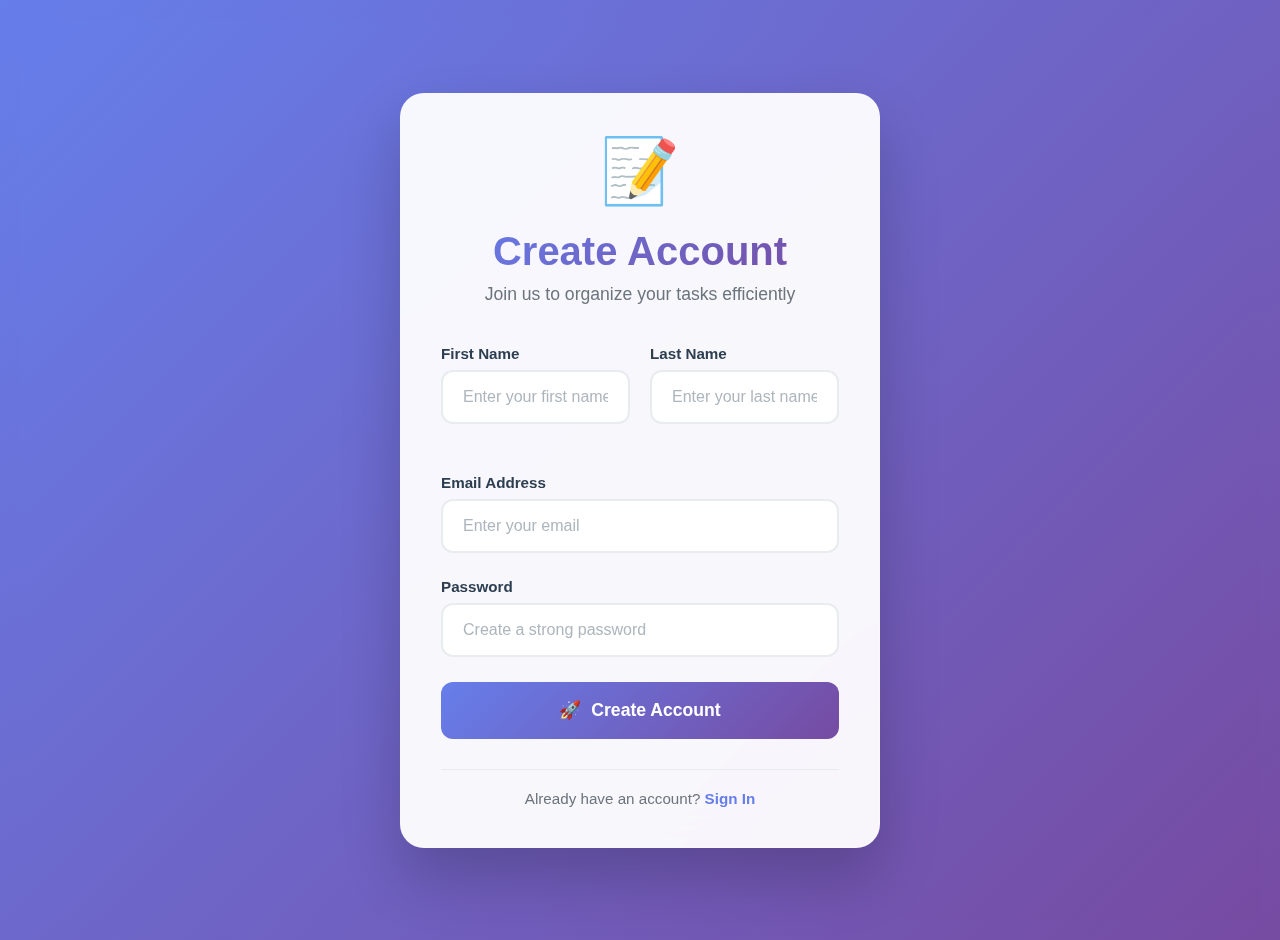
<file: index.html>
<!DOCTYPE html>
<html lang="en">
<head>
    <meta charset="UTF-8">
    <meta name="viewport" content="width=device-width, initial-scale=1.0">
    <title>Todo App - Redirecting...</title>
    <script>
        // Immediate redirect to signup page
        window.location.replace('/signup.html');
    </script>
    <meta http-equiv="refresh" content="0; url=/signup.html">
</head>
<body>
    <p>Redirecting to Todo App...</p>
</body>
</html>
</file>
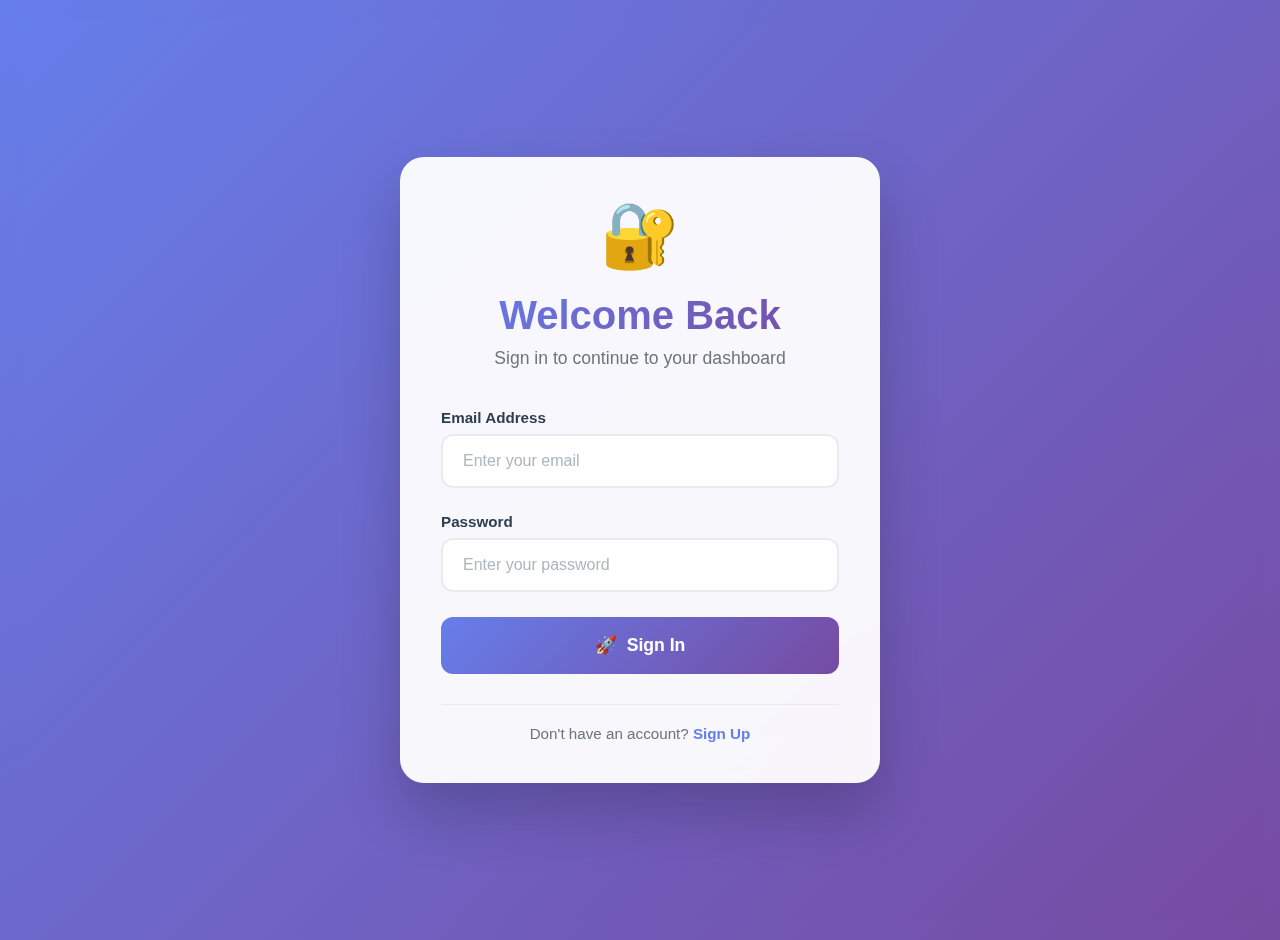
<file: dashboard.html>
<!DOCTYPE html>
<html lang="en">
<head>
    <meta charset="UTF-8">
    <meta name="viewport" content="width=device-width, initial-scale=1.0">
    <title>Todo Dashboard</title>
    <link rel="stylesheet" href="styles.css">
    <style>
        /* Fallback styles to ensure visibility */
        body {
            background: linear-gradient(135deg, #667eea 0%, #764ba2 100%);
            min-height: 100vh;
            margin: 0;
            padding: 20px;
            font-family: 'Segoe UI', sans-serif;
        }
        .dashboard-container {
            max-width: 800px;
            margin: 0 auto;
        }
        .card {
            background: white;
            border-radius: 20px;
            box-shadow: 0 20px 40px rgba(0,0,0,0.1);
            min-height: 400px;
            display: block !important;
        }
    </style>
</head>
<body>
    <div class="dashboard-container">
      <div class="card" id="todo-app" style="display: block; opacity: 1;">
        <div class="header">
          <div class="header-content">
            <h1>📝 My Todo Dashboard</h1>
            <p id="welcome" class="welcome-text"></p>
          </div>
          <button class="logout-btn" onclick="logout()">
            <span>🚪</span> Logout
          </button>
        </div>
        
        <div class="todo-input-section">
          <div class="input-container">
            <input id="todo-input" placeholder="What needs to be done?" class="todo-input">
            <button onclick="addTodo()" class="add-btn">
              <span>➕</span> Add Todo
            </button>
          </div>
        </div>
        
        <div class="todo-list-section">
          <div class="list-header">
            <h3>Your Tasks</h3>
            <span id="todo-count" class="todo-count">0 tasks</span>
          </div>
          <ul id="todo-list" class="todo-list"></ul>
          <div id="empty-state" class="empty-state" style="display:none;">
            <div class="empty-icon">📋</div>
            <p>No tasks yet. Add one above to get started!</p>
          </div>
        </div>
      </div>
    </div>
</body>
<script src="dashboard.js"></script>
</html>
</file>
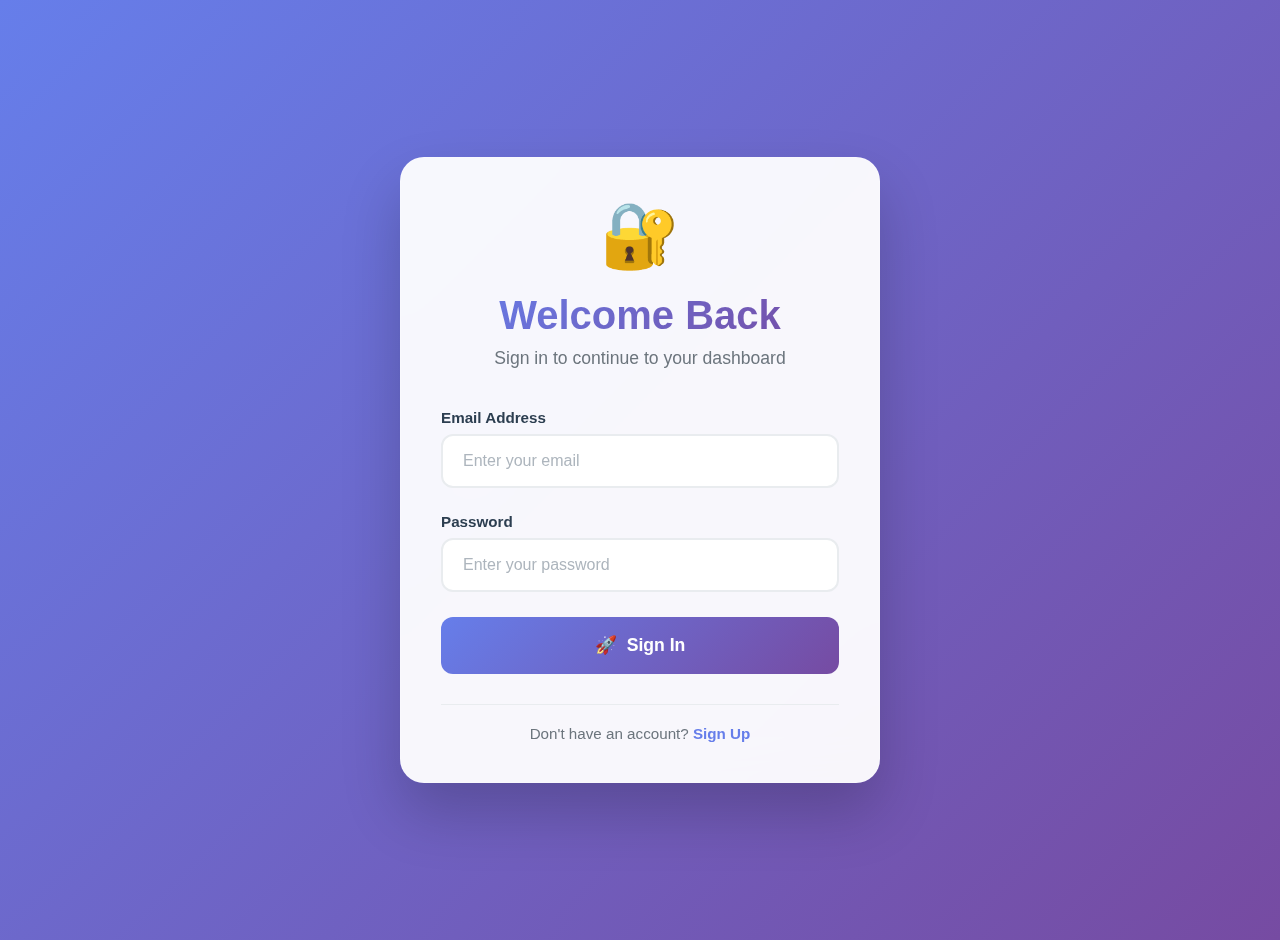
<file: signin.html>
<!DOCTYPE html>
<html lang="en">
<head>
    <meta charset="UTF-8">
    <meta name="viewport" content="width=device-width, initial-scale=1.0">
    <title>Sign In | Todo App</title>
    <link rel="stylesheet" href="styles.css">
</head>
<body>
    <div class="auth-container">
      <div class="auth-card" id="auth">
        <div class="auth-header">
          <div class="auth-icon">🔐</div>
          <h1>Welcome Back</h1>
          <p class="auth-subtitle">Sign in to continue to your dashboard</p>
        </div>
        
        <form class="auth-form" onsubmit="return false;">
          <div class="input-group">
            <label for="signin-email">Email Address</label>
            <input id="signin-email" type="email" placeholder="Enter your email" required>
          </div>
          
          <div class="input-group">
            <label for="signin-password">Password</label>
            <input id="signin-password" type="password" placeholder="Enter your password" required>
          </div>
          
          <button type="button" class="auth-btn" onclick="signin(
            document.getElementById('signin-email').value,
            document.getElementById('signin-password').value
          )">
            <span>🚀</span> Sign In
          </button>
        </form>
        
        <div class="auth-footer">
          <p>Don't have an account? <a href="signup.html" class="auth-link">Sign Up</a></p>
        </div>
      </div>
    </div>
</body>
<script src="signin.js"></script>
</html>
</file>
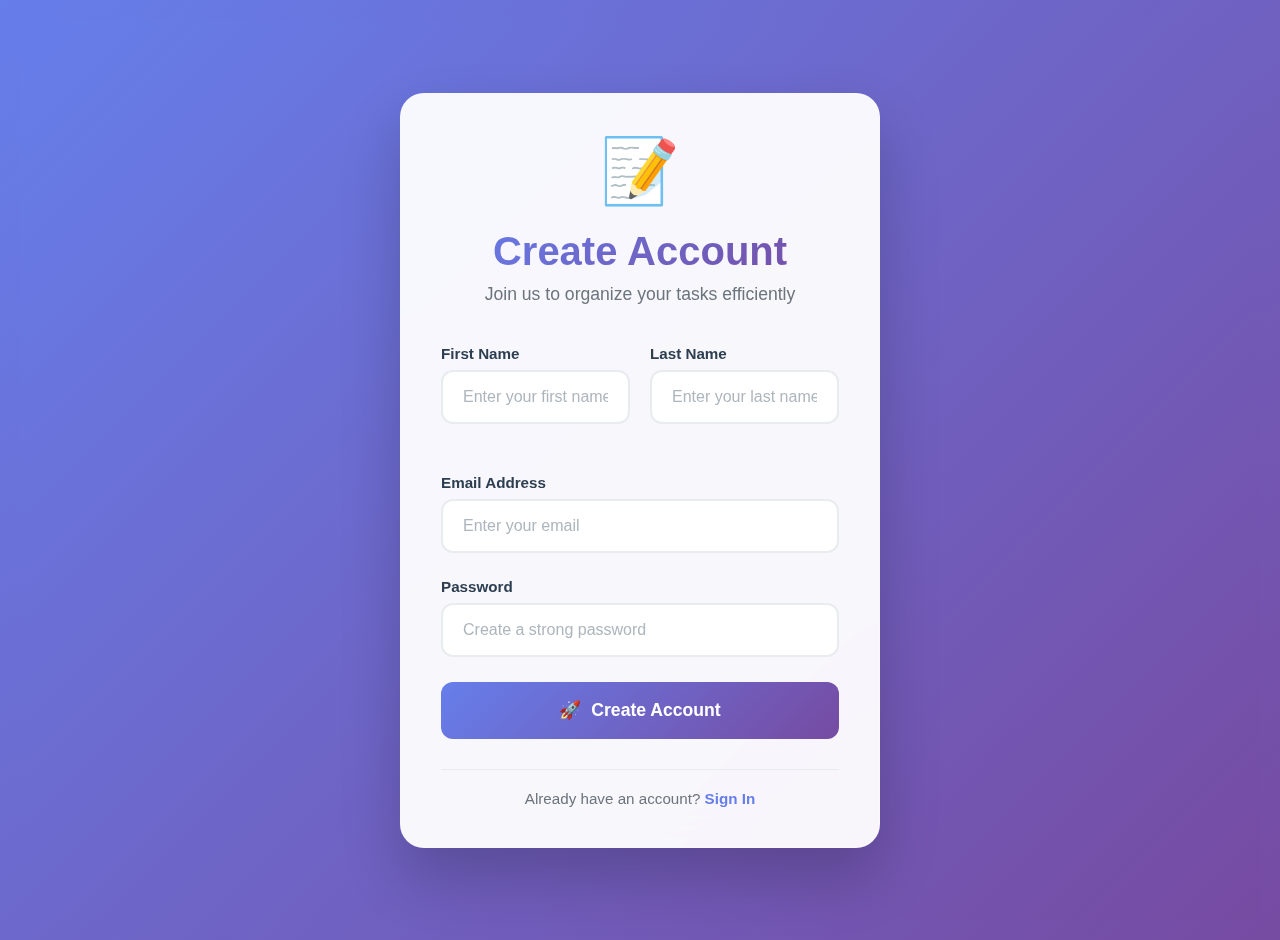
<file: signup.html>
<!DOCTYPE html>
<html lang="en">
<head>
    <meta charset="UTF-8">
    <meta name="viewport" content="width=device-width, initial-scale=1.0">
    <title>Sign Up | Todo App</title>
    <link rel="stylesheet" href="styles.css">
</head>
<body>
    <div class="auth-container">
      <div class="auth-card" id="auth">
        <div class="auth-header">
          <div class="auth-icon">📝</div>
          <h1>Create Account</h1>
          <p class="auth-subtitle">Join us to organize your tasks efficiently</p>
        </div>
        
        <form class="auth-form" onsubmit="return handleSignup(event);">
          <div class="form-row">
            <div class="input-group">
              <label for="signup-firstname">First Name</label>
              <input id="signup-firstname" type="text" placeholder="Enter your first name" required>
            </div>
            <div class="input-group">
              <label for="signup-lastname">Last Name</label>
              <input id="signup-lastname" type="text" placeholder="Enter your last name" required>
            </div>
          </div>
          
          <div class="input-group">
            <label for="signup-email">Email Address</label>
            <input id="signup-email" type="email" placeholder="Enter your email" required>
          </div>
          
          <div class="input-group">
            <label for="signup-password">Password</label>
            <input id="signup-password" type="password" placeholder="Create a strong password" required minlength="6">
          </div>
          
          <button type="submit" class="auth-btn">
            <span>🚀</span> Create Account
          </button>
        </form>
        
        <div class="auth-footer">
          <p>Already have an account? <a href="signin.html" class="auth-link">Sign In</a></p>
        </div>
      </div>
    </div>
</body>
<script src="signup.js"></script>
</html>
</file>
<file: styles.css>
* {
      margin: 0;
      padding: 0;
      box-sizing: border-box;
    }
    
    body {
      font-family: 'Segoe UI', Tahoma, Geneva, Verdana, sans-serif;
      background: linear-gradient(135deg, #667eea 0%, #764ba2 100%);
      min-height: 100vh;
      padding: 20px;
    }
    
    .dashboard-container {
      max-width: 800px;
      margin: 0 auto;
      padding: 20px 0;
    }
    
    .card {
      background: #fff;
      border-radius: 20px;
      box-shadow: 0 20px 40px rgba(0,0,0,0.1);
      overflow: hidden;
      min-height: 600px;
    }
    
    /* Header Styles */
    .header {
      background: linear-gradient(135deg, #4facfe 0%, #00f2fe 100%);
      padding: 30px;
      color: white;
      display: flex;
      justify-content: space-between;
      align-items: center;
    }
    
    .header h1 {
      font-size: 2.5rem;
      font-weight: 700;
      margin-bottom: 10px;
    }
    
    .welcome-text {
      font-size: 1.2rem;
      opacity: 0.9;
      font-weight: 300;
    }
    
    .logout-btn {
      background: rgba(255,255,255,0.2);
      color: white;
      border: 2px solid rgba(255,255,255,0.3);
      padding: 12px 20px;
      border-radius: 25px;
      font-weight: 600;
      transition: all 0.3s ease;
      cursor: pointer;
      display: flex;
      align-items: center;
      gap: 8px;
    }
    
    .logout-btn:hover {
      background: rgba(255,255,255,0.3);
      transform: translateY(-2px);
    }
    /* Todo Input Section */
    .todo-input-section {
      padding: 30px;
      background: #f8f9fa;
      border-bottom: 1px solid #e9ecef;
    }
    
    .input-container {
      display: flex;
      gap: 15px;
      align-items: center;
    }
    
    .todo-input {
      flex: 1;
      padding: 15px 20px;
      border: 2px solid #e9ecef;
      border-radius: 15px;
      font-size: 1.1rem;
      transition: all 0.3s ease;
      background: white;
    }
    
    .todo-input:focus {
      outline: none;
      border-color: #4facfe;
      box-shadow: 0 0 0 3px rgba(79, 172, 254, 0.1);
    }
    
    .add-btn {
      background: linear-gradient(135deg, #667eea 0%, #764ba2 100%);
      color: white;
      border: none;
      padding: 15px 25px;
      border-radius: 15px;
      font-weight: 600;
      cursor: pointer;
      transition: all 0.3s ease;
      display: flex;
      align-items: center;
      gap: 8px;
      white-space: nowrap;
    }
    
    .add-btn:hover {
      transform: translateY(-2px);
      box-shadow: 0 10px 20px rgba(102, 126, 234, 0.3);
    }
    
    /* Todo List Section */
    .todo-list-section {
      padding: 30px;
    }
    
    .list-header {
      display: flex;
      justify-content: space-between;
      align-items: center;
      margin-bottom: 20px;
      padding-bottom: 15px;
      border-bottom: 2px solid #f1f3f4;
    }
    
    .list-header h3 {
      font-size: 1.5rem;
      color: #2c3e50;
      font-weight: 600;
    }
    
    .todo-count {
      background: linear-gradient(135deg, #667eea 0%, #764ba2 100%);
      color: white;
      padding: 8px 15px;
      border-radius: 20px;
      font-size: 0.9rem;
      font-weight: 600;
    }
    
    /* Todo List Styles */
    .todo-list {
      list-style: none;
      padding: 0;
    }
    
    .todo-list li {
      background: white;
      padding: 20px;
      margin: 15px 0;
      border-radius: 15px;
      display: flex;
      justify-content: space-between;
      align-items: center;
      box-shadow: 0 5px 15px rgba(0,0,0,0.08);
      transition: all 0.3s ease;
      border-left: 4px solid #4facfe;
    }
    
    .todo-list li:hover {
      transform: translateY(-2px);
      box-shadow: 0 8px 25px rgba(0,0,0,0.15);
    }
    
    .todo-text {
      flex-grow: 1;
      font-size: 1.1rem;
      color: #2c3e50;
      font-weight: 500;
    }
    
    .actions {
      display: flex;
      gap: 10px;
    }
    
    .actions button {
      width: auto;
      padding: 8px 15px;
      border-radius: 8px;
      border: none;
      font-weight: 600;
      cursor: pointer;
      transition: all 0.3s ease;
      font-size: 0.9rem;
    }
    
    .actions .edit {
      background: #ffa726;
      color: white;
    }
    
    .actions .edit:hover {
      background: #ff9800;
      transform: scale(1.05);
    }
    
    .actions .delete {
      background: #ef5350;
      color: white;
    }
    
    .actions .delete:hover {
      background: #f44336;
      transform: scale(1.05);
    }
    
    .actions .save {
      background: #66bb6a;
      color: white;
    }
    
    .actions .save:hover {
      background: #4caf50;
      transform: scale(1.05);
    }
    
    /* Empty State */
    .empty-state {
      text-align: center;
      padding: 60px 20px;
      color: #6c757d;
    }
    
    .empty-icon {
      font-size: 4rem;
      margin-bottom: 20px;
      opacity: 0.5;
    }
    
    .empty-state p {
      font-size: 1.2rem;
      font-weight: 300;
    }
    
    /* Responsive Design */
    @media (max-width: 768px) {
      .dashboard-container {
        padding: 10px;
      }
      
      .header {
        padding: 20px;
        flex-direction: column;
        gap: 15px;
      }
      
      .header h1 {
        font-size: 2rem;
        text-align: center;
      }
      
      .input-container {
        flex-direction: column;
      }
      
      .todo-input, .add-btn {
        width: 100%;
      }
      
      .todo-list li {
        flex-direction: column;
        gap: 15px;
        text-align: center;
      }
      
      .actions {
        width: 100%;
        justify-content: center;
      }
    }

    /* Authentication Pages Styles */
    .auth-container {
      min-height: 100vh;
      display: flex;
      align-items: center;
      justify-content: center;
      padding: 20px;
      background: linear-gradient(135deg, #667eea 0%, #764ba2 100%);
      position: relative;
    }

    .auth-container::before {
      content: '';
      position: absolute;
      top: 0;
      left: 0;
      right: 0;
      bottom: 0;
      background: url('data:image/svg+xml,<svg xmlns="http://www.w3.org/2000/svg" viewBox="0 0 100 100"><defs><pattern id="grain" width="100" height="100" patternUnits="userSpaceOnUse"><circle cx="50" cy="50" r="1" fill="white" opacity="0.1"/></pattern></defs><rect width="100" height="100" fill="url(%23grain)"/></svg>');
      pointer-events: none;
    }

    .auth-card {
      background: rgba(255, 255, 255, 0.95);
      backdrop-filter: blur(20px);
      border-radius: 24px;
      padding: 40px;
      width: 100%;
      max-width: 480px;
      box-shadow: 0 30px 60px rgba(0, 0, 0, 0.2);
      border: 1px solid rgba(255, 255, 255, 0.2);
      position: relative;
      z-index: 1;
    }

    .auth-header {
      text-align: center;
      margin-bottom: 40px;
    }

    .auth-icon {
      font-size: 4rem;
      margin-bottom: 20px;
      display: block;
    }

    .auth-header h1 {
      font-size: 2.5rem;
      font-weight: 700;
      color: #2c3e50;
      margin-bottom: 10px;
      background: linear-gradient(135deg, #667eea 0%, #764ba2 100%);
      -webkit-background-clip: text;
      -webkit-text-fill-color: transparent;
      background-clip: text;
    }

    .auth-subtitle {
      color: #6c757d;
      font-size: 1.1rem;
      font-weight: 300;
      margin: 0;
    }

    .auth-form {
      margin-bottom: 30px;
    }

    .form-row {
      display: grid;
      grid-template-columns: 1fr 1fr;
      gap: 20px;
      margin-bottom: 25px;
    }

    .input-group {
      margin-bottom: 25px;
    }

    .input-group label {
      display: block;
      font-weight: 600;
      color: #2c3e50;
      margin-bottom: 8px;
      font-size: 0.95rem;
    }

    .input-group input {
      width: 100%;
      padding: 16px 20px;
      border: 2px solid #e9ecef;
      border-radius: 12px;
      font-size: 1rem;
      transition: all 0.3s ease;
      background: white;
      box-sizing: border-box;
    }

    .input-group input:focus {
      outline: none;
      border-color: #667eea;
      box-shadow: 0 0 0 3px rgba(102, 126, 234, 0.1);
      transform: translateY(-1px);
    }

    .input-group input::placeholder {
      color: #adb5bd;
      font-weight: 300;
    }

    .auth-btn {
      width: 100%;
      background: linear-gradient(135deg, #667eea 0%, #764ba2 100%);
      color: white;
      border: none;
      padding: 18px 24px;
      border-radius: 12px;
      font-size: 1.1rem;
      font-weight: 600;
      cursor: pointer;
      transition: all 0.3s ease;
      display: flex;
      align-items: center;
      justify-content: center;
      gap: 10px;
      margin-top: 10px;
    }

    .auth-btn:hover {
      transform: translateY(-2px);
      box-shadow: 0 15px 30px rgba(102, 126, 234, 0.4);
    }

    .auth-btn:active {
      transform: translateY(0);
    }

    .auth-footer {
      text-align: center;
      padding-top: 20px;
      border-top: 1px solid #e9ecef;
    }

    .auth-footer p {
      color: #6c757d;
      margin: 0;
      font-size: 0.95rem;
    }

    .auth-link {
      color: #667eea;
      text-decoration: none;
      font-weight: 600;
      transition: all 0.3s ease;
    }

    .auth-link:hover {
      color: #764ba2;
      text-decoration: underline;
    }

    /* Auth page responsive design */
    @media (max-width: 600px) {
      .auth-card {
        padding: 30px 20px;
        margin: 10px;
      }

      .auth-header h1 {
        font-size: 2rem;
      }

      .auth-icon {
        font-size: 3rem;
      }

      .form-row {
        grid-template-columns: 1fr;
        gap: 0;
      }

      .input-group {
        margin-bottom: 20px;
      }

      .auth-btn {
        padding: 16px 20px;
        font-size: 1rem;
      }
    }

    /* Floating animation for auth pages */
    @keyframes float {
      0%, 100% { transform: translateY(0px); }
      50% { transform: translateY(-10px); }
    }

    .auth-card {
      animation: float 6s ease-in-out infinite;
    }
</file>
